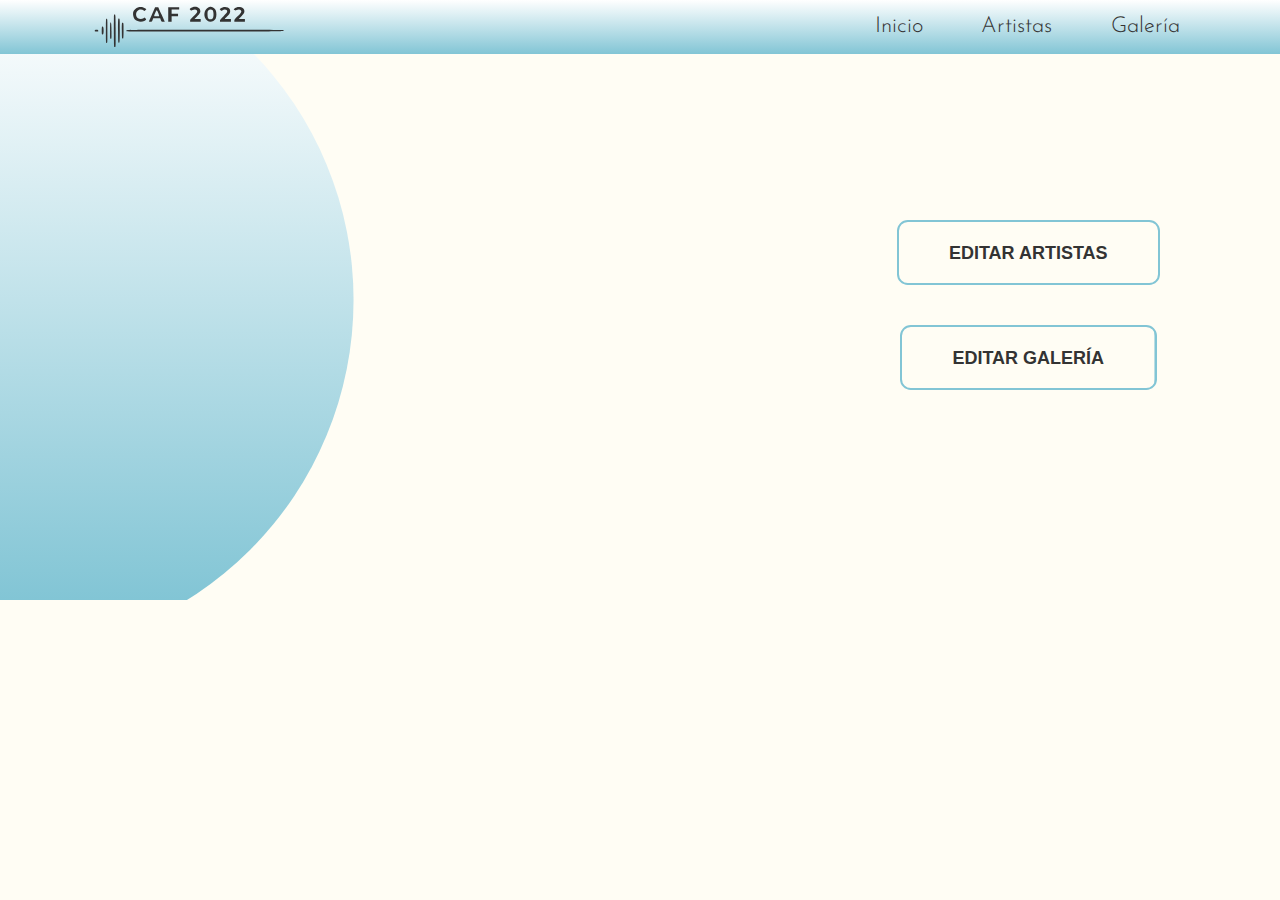
<file: admin/admin_panel.html>
<!DOCTYPE html>
<html lang="en">

<head>
  <meta charset="UTF-8">
  <meta http-equiv="X-UA-Compatible" content="IE=edge">
  <meta name="viewport" content="width=device-width, initial-scale=1.0">
  <title>PANEL DE ADMIN</title>
  <link rel="stylesheet" href="../styles/admin_panel.css">
  <link rel="stylesheet" href="../styles/admin.css">
  <link rel="stylesheet" href="../styles/global.css">
  <link rel="preconnect" href="https://fonts.googleapis.com">
  <link rel="preconnect" href="https://fonts.gstatic.com" crossorigin>
  <link href="https://fonts.googleapis.com/css2?family=Josefin+Sans&display=swap" rel="stylesheet">
</head>

<body>
  <header>
    <div class="divHeader">
      <img src="../src/imgs/logoCaf.svg" alt="logo festival" />
      <ul>
        <li><a href="../index.html">Inicio<span></span><span></span><span></span><span></span></a></li>
        <li><a href="../pages/artist.html">Artistas</a></li>
        <li><a href="../pages/gallery.html">Galería</a></li>
      </ul>
    </div>
  </header>
  <main>
    <div class="half-circle"></div>
    <div class="botones">
        <a href="../admin/tables.html"><button class="btn fourth">Editar Artistas</button></a>
        <a href="../admin/tables2.html"><button class="btn fourth">Editar Galería</button></a>
    </div>
  </main>
</body>

</html>
</file>
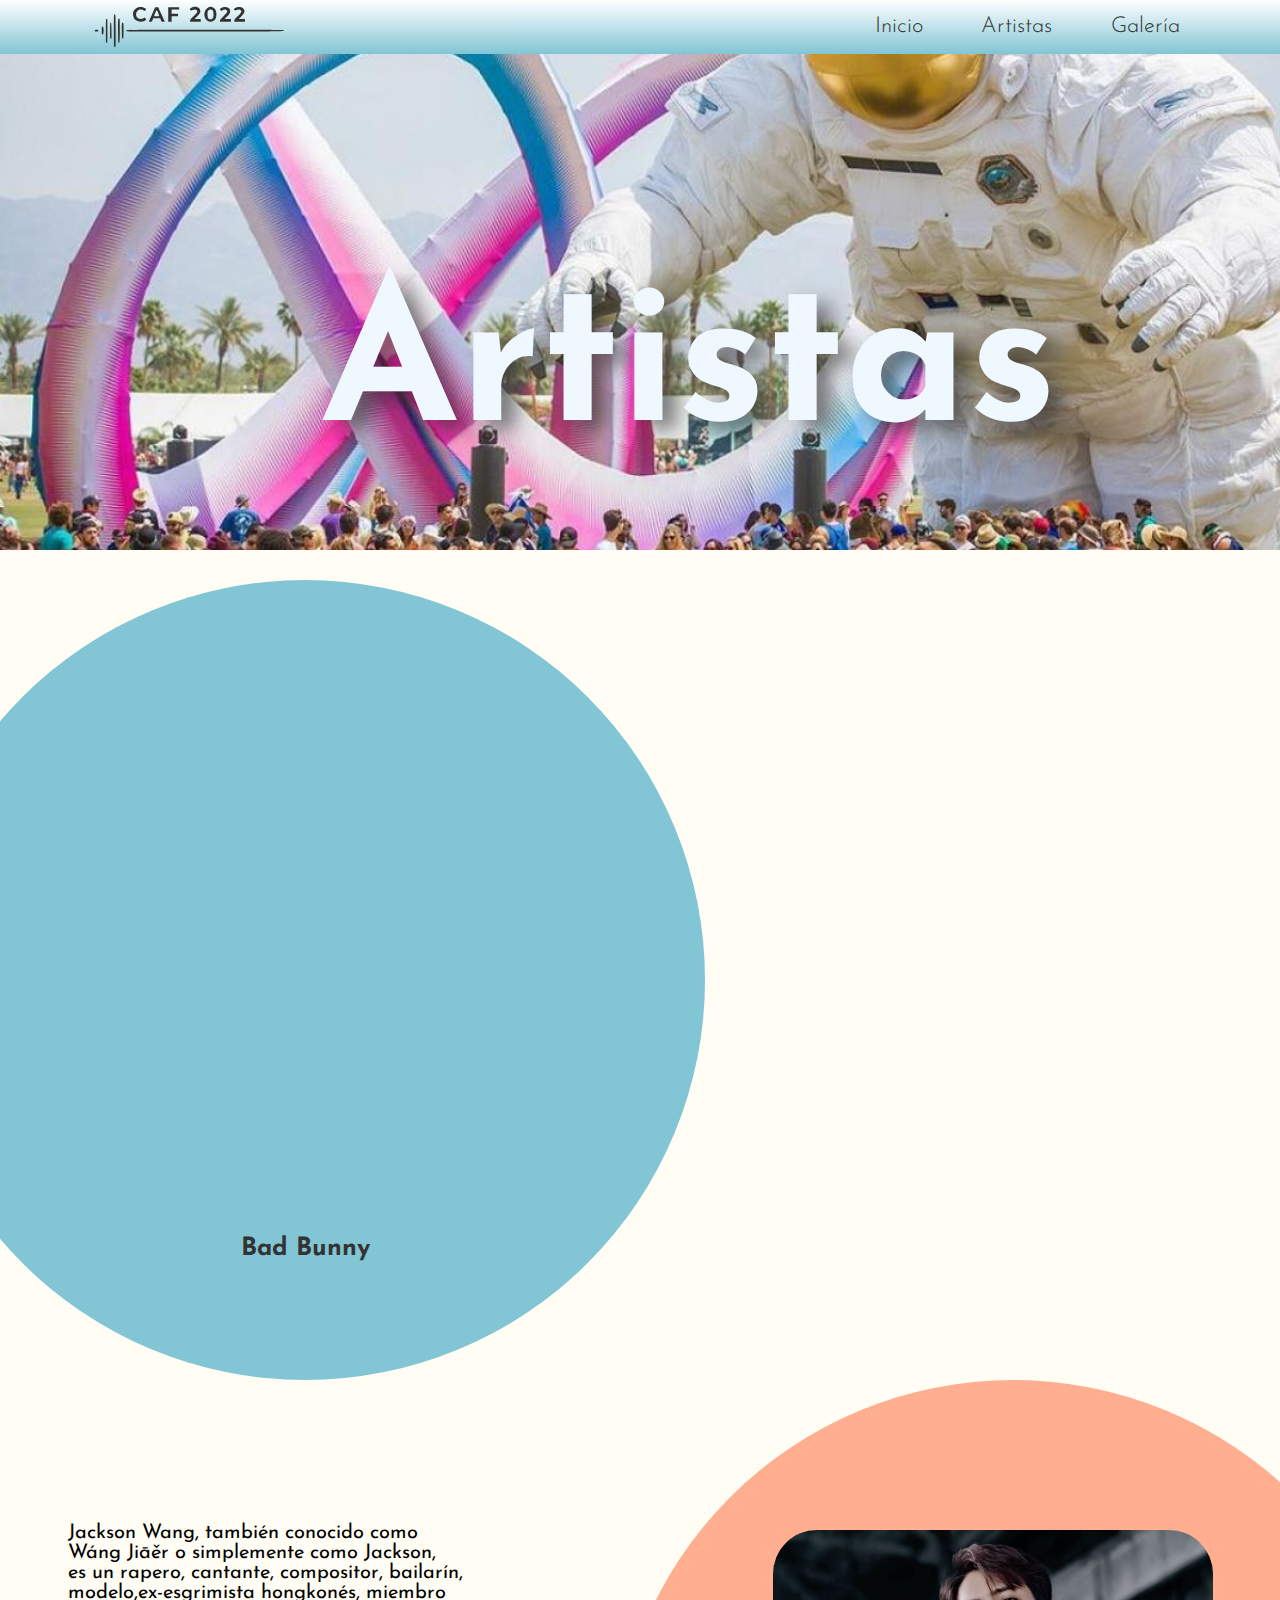
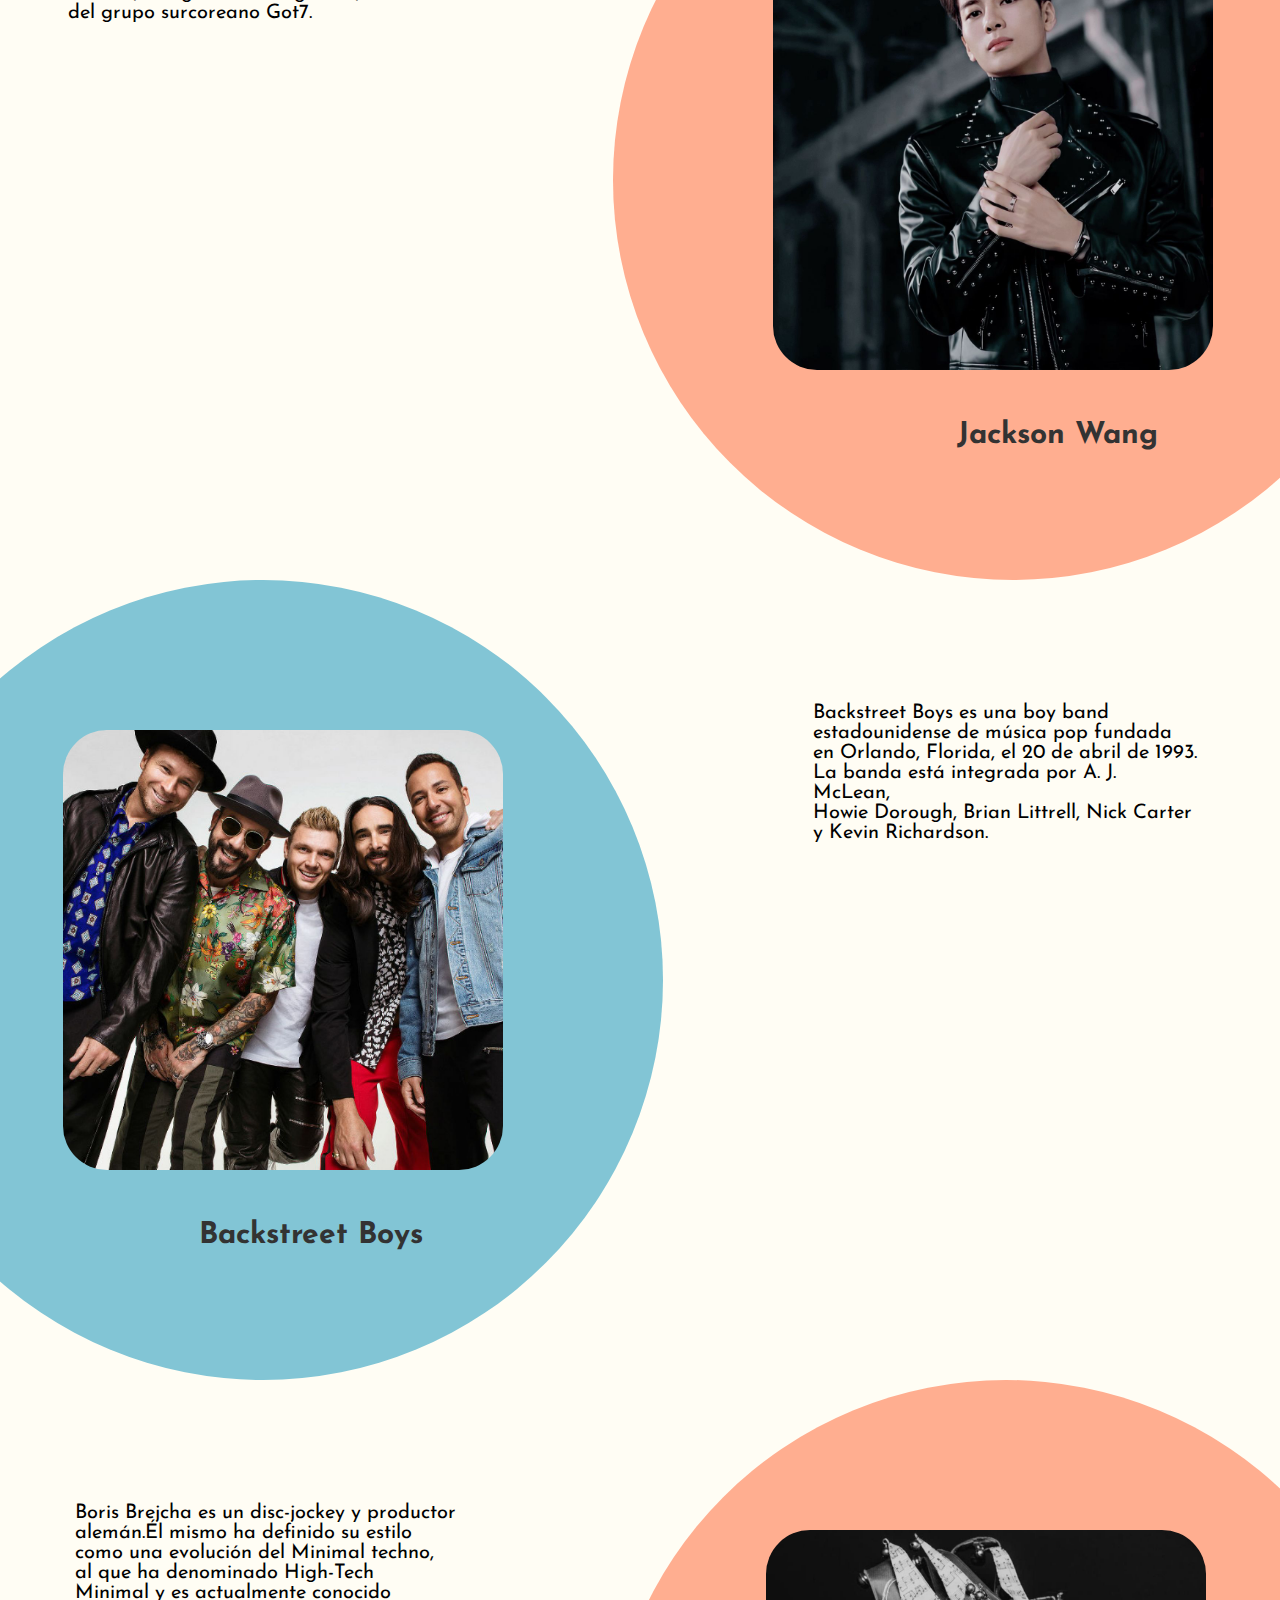
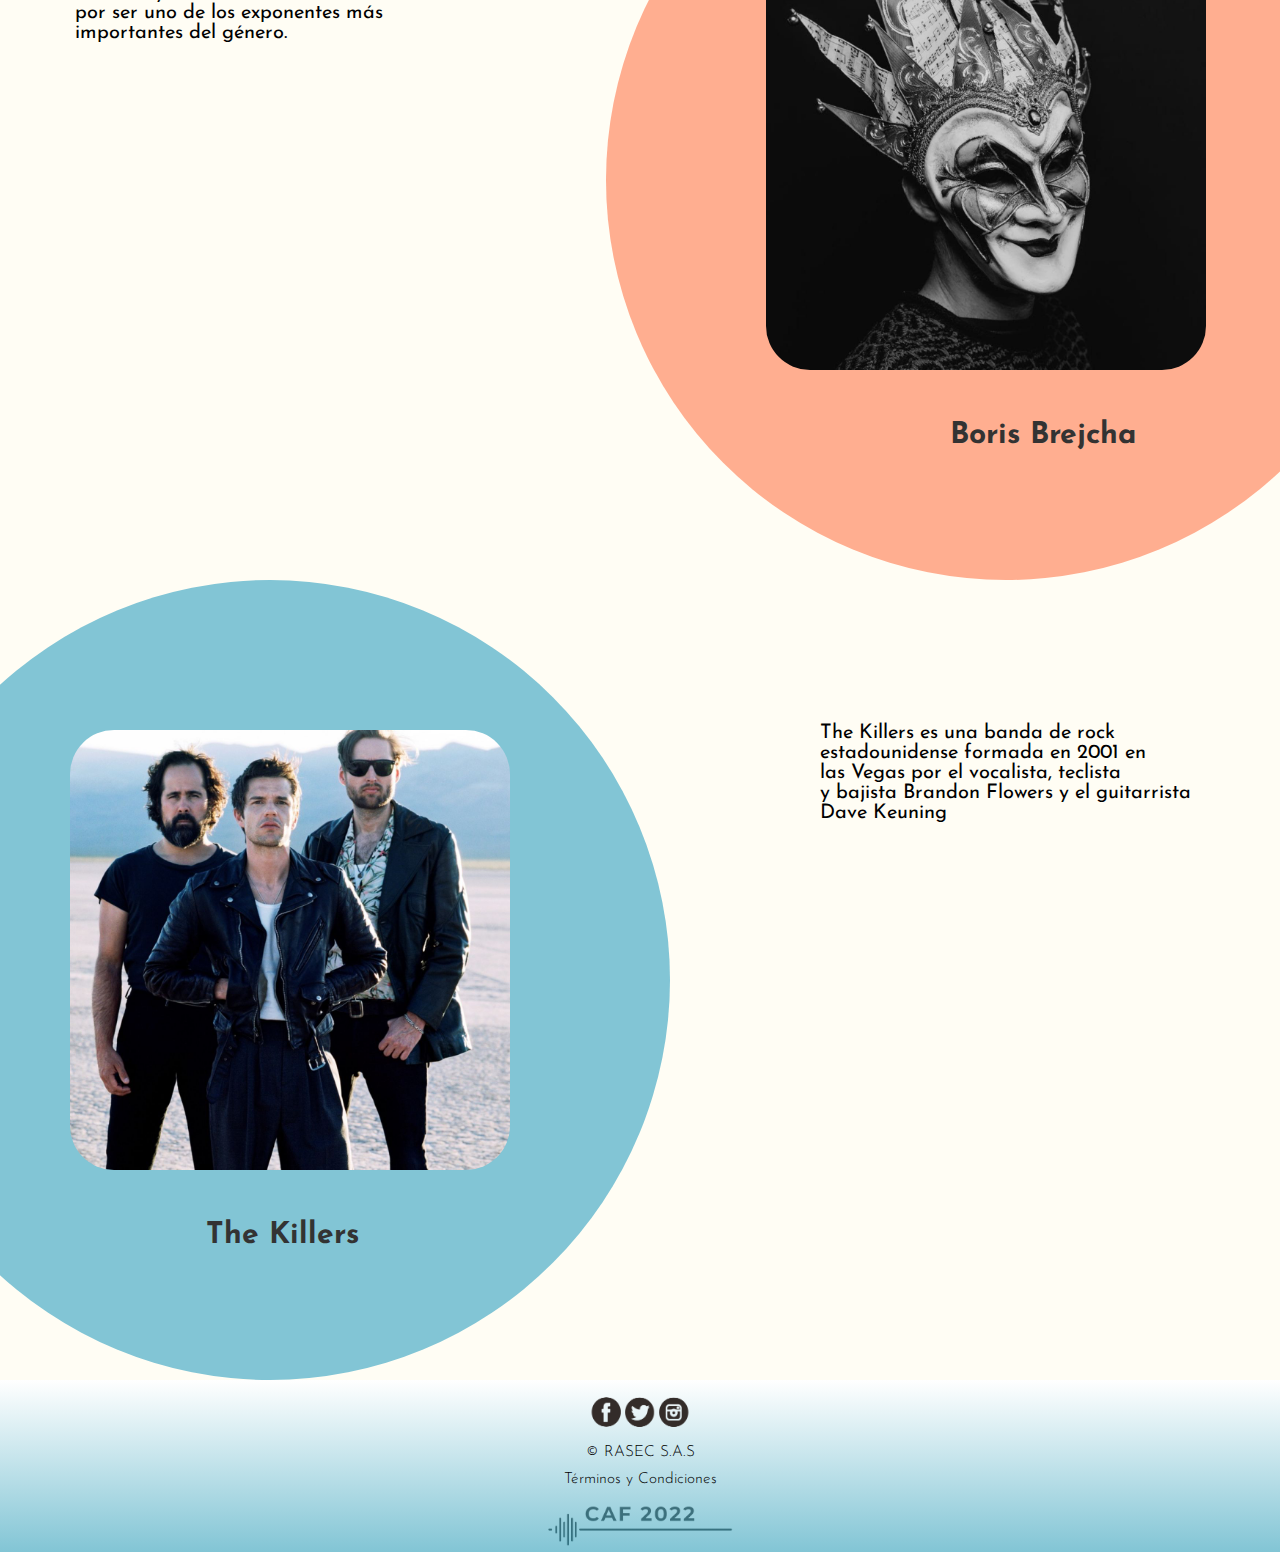
<file: pages/artist.html>
<!DOCTYPE html>
<html lang="en">
  <head>
    <meta charset="UTF-8" />
    <meta http-equiv="X-UA-Compatible" content="IE=edge" />
    <meta name="viewport" content="width=device-width, initial-scale=1.0" />
    <title>ARTISTAS</title>
    <link rel="stylesheet" href="../styles/artist.css" />
    <link rel="stylesheet" href="../styles/global.css" />
    <link rel="preconnect" href="https://fonts.googleapis.com" />
    <link rel="preconnect" href="https://fonts.gstatic.com" crossorigin />
    <link
      href="https://fonts.googleapis.com/css2?family=Josefin+Sans&display=swap"
      rel="stylesheet"
    />
  </head>
  <body>
    <header>
      <div class="divHeader">
        <img src="../src/imgs/logoCaf.svg" alt="logo festival" />
        <ul>
          <li>
            <a href="../index.html"
              >Inicio<span></span><span></span><span></span><span></span
            ></a>
          </li>
          <li><a href="./artist.html">Artistas</a></li>
          <li><a href="./gallery.html">Galería</a></li>
        </ul>
      </div>
    </header>
    <main>
      <section>
        <div class="imgPrinc">
          <img src="../src/imgs/artistas.jpeg" alt="" />
        </div>
        <div class="titulo">
          <h1>Artistas</h1>
        </div>
      </section>

      <section>
        <div class="container">
          <div class="artista">
            <div class="derecha">
              <div id="imgArt">
                <img id="imgBorrar" src="../src/imgs/BB 1200.jpg" />
              </div>
              <h3 id="nombreArt">Bad Bunny</h3>
            </div>

            <div class="perfil1">
              <p id="perfil">
                
              </p>
              <iframe
                id="playlist"
                style="border-radius: 12px"
                src="https://open.spotify.com/embed/playlist/3x3Cj2StY4GwwRl9JMdwd9?utm_source=generator"
                width="100%"
                height="380"
                frameborder="0"
                allowfullscreen=""
                allow="autoplay; clipboard-write; encrypted-media; fullscreen; picture-in-picture"
              ></iframe>
            </div>
          </div>

          <div class="artista">
            <div class="perfil2">
              <p>
                Jackson Wang, también conocido como <br />
                Wáng Jiāěr o simplemente como Jackson, <br />
                es un rapero, cantante, compositor, bailarín,<br />
                modelo,ex-esgrimista hongkonés, miembro <br />
                del grupo surcoreano Got7.
              </p>
              <iframe
                style="border-radius: 12px"
                src="https://open.spotify.com/embed/playlist/37i9dQZF1DZ06evO0J1nl2?utm_source=generator"
                width="100%"
                height="380"
                frameborder="0"
                allowfullscreen=""
                allow="autoplay; clipboard-write; encrypted-media; fullscreen; picture-in-picture"
              ></iframe>
            </div>

            <div class="izquierda">
              <img src="../src/imgs/JW 1200.jpg" />
              <h3>Jackson Wang</h3>
            </div>
          </div>

          <div class="artista">
            <div class="derecha">
              <img src="../src/imgs/BSB 1200.jpg" />
              <h3>Backstreet Boys</h3>
            </div>

            <div class="perfil1">
              <p>
                Backstreet Boys es una boy band <br />
                estadounidense de música pop fundada <br />
                en Orlando, Florida, el 20 de abril de 1993. <br />
                La banda está integrada por A. J. McLean,<br />
                Howie Dorough, Brian Littrell, Nick Carter <br />
                y Kevin Richardson.
              </p>
              <iframe style="border-radius:12px" src="https://open.spotify.com/embed/playlist/37i9dQZF1DX9DHKgiu5R9j?utm_source=generator" width="100%" height="380" frameBorder="0" allowfullscreen="" allow="autoplay; clipboard-write; encrypted-media; fullscreen; picture-in-picture"></iframe>
            </div>
          </div>

          <div class="artista">
            <div class="perfil2">
              <p>
                Boris Brejcha es un disc-jockey y productor <br />
                alemán.Él mismo ha definido su estilo <br />
                como una evolución del Minimal techno, <br />
                al que ha denominado High-Tech <br />
                Minimal y es actualmente conocido <br />
                por ser uno de los exponentes más <br />
                importantes del género.
              </p>
              <iframe style="border-radius:12px" src="https://open.spotify.com/embed/playlist/37i9dQZF1DZ06evO3EGp5w?utm_source=generator" width="100%" height="380" frameBorder="0" allowfullscreen="" allow="autoplay; clipboard-write; encrypted-media; fullscreen; picture-in-picture"></iframe>
            </div>

            <div class="izquierda">
              <img src="../src/imgs/BBR 1200.jpg" />
              <h3>Boris Brejcha</h3>
            </div>
          </div>

          <div class="artista">
            <div class="derecha">
              <img src="../src/imgs/TK.jpg" />
              <h3>The Killers</h3>
            </div>

            <div class="perfil1">
              <p>
                The Killers es una banda de rock <br />
                estadounidense formada en 2001 en <br />
                las Vegas por el vocalista, teclista <br />
                y bajista Brandon Flowers y el guitarrista <br />
                Dave Keuning
              </p>
              <iframe
                style="border-radius: 12px"
                src="https://open.spotify.com/embed/playlist/37i9dQZF1DZ06evO0ioFB6?utm_source=generator"
                width="100%"
                height="380"
                frameborder="0"
                allowfullscreen=""
                allow="autoplay; clipboard-write; encrypted-media; fullscreen; picture-in-picture"
              ></iframe>
            </div>
          </div>
        </div>
      </section>
      <script src="../js/artist.js"></script>
    </main>
    <footer>
      <img src="../src/imgs/redes.png" alt="" />
      <p>© RASEC S.A.S</p>
      <br />
      <p>Términos y Condiciones</p>
      <img src="../src/imgs/logoCaf.png" alt="logo festival" id="logoFest" />
    </footer>
  </body>
</html>
</file>
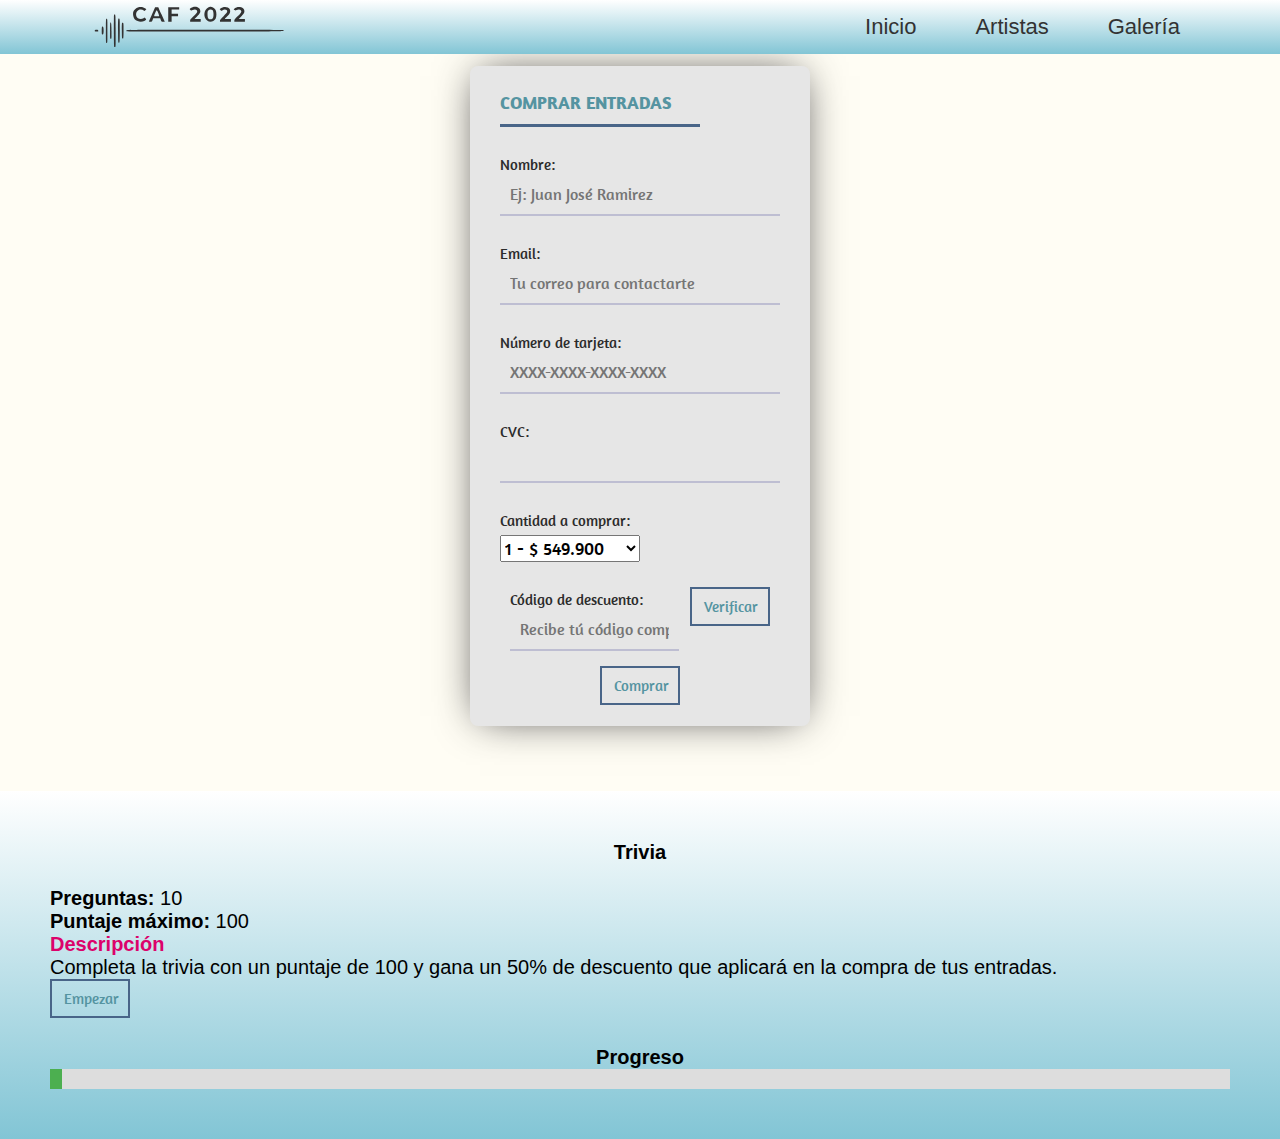
<file: pages/boletas.html>
<!DOCTYPE html>
<html lang="en">
<head>
    <meta charset="UTF-8">
    <meta http-equiv="X-UA-Compatible" content="IE=edge">
    <meta name="viewport" content="width=device-width, initial-scale=1.0">
    <title>ENTRADAS</title>
    <link rel="stylesheet" href="../styles/boletas.css">
    <link rel="stylesheet" href="../styles/global.css">
</head>
<body>
    <header>
        <div class="divHeader">
          <img src="../src/imgs/logoCaf.svg"  alt="logo festival" />
          <ul>
            <li><a href="../index.html">Inicio<span></span><span></span><span></span><span></span></a></li>
            <li><a href="./artist.html">Artistas</a></li>
            <li><a href="./gallery.html">Galería</a></li>
          </ul>
        </div>
    </header>
    <main>
        <div class="divform">
            <div id="form" class="form">
              <h2>COMPRAR ENTRADAS</h2>
              <div class="form__container">
                <p type="Nombre:"><input placeholder="Ej: Juan José Ramirez" required class="placeholder"></input></p>
                <p type="Email:"><input placeholder="Tu correo para contactarte" required class="placeholder"></input></p>
                <p type="Número de tarjeta:"><input placeholder="XXXX-XXXX-XXXX-XXXX" required class="placeholder"></input></p>
                <p type="CVC:"><input type="password" placeholder="" required class="placeholder"></input></p>
                <p type="Cantidad a comprar:">
                  <select name="boletas" id="boletas" required>
                      <option id="1" value="549900">1 - $ 549.900</option>
                      <option id="2" value="1099800">2 - $ 1.099.800</option>
                      <option id="3" value="1649700">3 - $ 1.649.700</option>
                      <option id="4" value="2199600">4 - $ 2.199.600</option>
                  </select>
              </p>
              <div class="descuento">
                <p type="Código de descuento:"><input placeholder="Recibe tú código completando la trivia" class="placeholder" id="descuento"></input></p>
                <button style="cursor: pointer;" id="boton2">Verificar</button>
                <!-- <button id="boton1">Verificar</button> -->
                <p id="si" style="display: none; color: green;">Código Válido</p>
                <p id="no" style="display: none; color: red;">Código Inválido</p>
              </div>
              </div>
              <button id="boton">Comprar</button>
            </div>
          </div>

          <!-- <div class="cuestionario" id="resultado">
              <h2>Trivia</h2>
              <p>Obtén un 50% de descuento completando la trivia</p>
              <form class="cuestionario__form" name="Quiz" onsubmit="verificarRespuestas()">
                  <h3>1. ¿Quién es el rey del reggaeton?</h3>
                  <input type="radio" name="p1" value="a" id="">a. Daddy Yankee <br>
                  <input type="radio" name="p1" value="b" id="">b. Anuel AA <br>
                  <input type="radio" name="p1" value="c" id="">C. Tito el Bambino <br>

                  <h3>2. ¿Quién es el rey del reggaeton?</h3>
                  <input type="radio" name="p2" value="a" id="">a. Daddy Yankee <br>
                  <input type="radio" name="p2" value="b" id="">b. Anuel AA <br>
                  <input type="radio" name="p2" value="c" id="">C. Tito el Bambino <br>

                  <h3>3. ¿Quién es el rey del reggaeton?</h3>
                  <input type="radio" name="p3" value="a" id="">a. Daddy Yankee <br>
                  <input type="radio" name="p3" value="b" id="">b. Anuel AA <br>
                  <input type="radio" name="p3" value="c" id="">C. Tito el Bambino <br>

                  <input type="submit" value="Comprobar">
              </form>
          </div> -->
          <div class="container_quiz" >

            <div class="row">
              <div id="div1">
                  <div>
                <div class="panel panel-default">
                <div class="panel-heading"><h4>Trivia</h4></div>
                <div class="panel-body">

                    <br/>
                    <div id="h4Start">
                        <b>Preguntas:</b> 10<br/>
                        <b>Puntaje máximo:</b> 100<br/>
                        <!-- <b>Pass Mark:</b> 70%<br/><br/> -->
                        <p style="color:#dc026b;"><b>Descripción</b><p/>
                                      Completa la trivia con un puntaje de 100 y gana un 50% de descuento que aplicará en la compra de tus entradas.</h4>
                    </div>
                    
                  
                    
            <button id="start">Empezar</button>
                    
                        
                    <div id="content">
            <div id="question"></div>
            <div id="answers"></div>
                        <br/>
            <button id="back" disabled>Atrás</button>
            <button id="next">Siguiente</button>
           
            <h3><p id="score"></p></h3>
          <p id="result"><b>Felicidades, tú código de descuento es CAF50</b></p>
          <p id="resultbad"><b>Lo siento, recarga la página y sigue intentanto</b></p>
                        
                        <button id="startagain">Empezar de nuevo</button>
          </div>
                    
          </div></div></div></div>
          
                <div class="col-sm-4" style="padding-top: 5px;">
                  <div>
                          <div class="panel panel-default">
                <div class="panel-heading"><h4>Progreso</h4></div>
                <div id="div2" class="panel-body">
                    
                    <div class="panel panel-default" style="border-radius: 0;">
                <div id="div" class="panel-heading"><!-- <img class="img-responsive" src="https://dangelo2017.files.wordpress.com/2017/02/quiz-img-21.jpg" alt="quiz-exemple"> --></div>
                        
                        <div class="panel-footer">
                             <p id="questCount"></p>
                            <div id="barra" class="progress">
              <div id="bar" class="progress-bar" role="progressbar" aria-valuenow="1" aria-valuemin="0" aria-valuemax="100" style="width:1%">
          </div>
                
          </div>
              </div>
                              
                  </div></div></div></div>
              
              </div></div></div>
    </main>
    <script src='https://cdnjs.cloudflare.com/ajax/libs/jquery/2.1.3/jquery.min.js'></script>
    <script src="../js/boletas.js"></script>
</body>
</html>
</file>
<file: styles/admin_panel.css>
.botones{
    position: absolute;
    top: 200px;
    right: 100px;
    display: flex;
    flex-direction: column;
    justify-content: center;
    align-items: center;
}

.botones a{
    text-decoration: none;
}

.btn {
    box-sizing: border-box;
    -webkit-appearance: none;
       -moz-appearance: none;
            appearance: none;
    background-color: transparent;
    border: 2px solid #e74c3c;
    border-radius: 0.6em;
    color: #e74c3c;
    cursor: pointer;
    display: -webkit-box;
    display: -webkit-flex;
    display: -ms-flexbox;
    display: flex;
    -webkit-align-self: center;
        -ms-flex-item-align: center;
            align-self: center;
    font-size: 1.8rem;
    font-weight: 400;
    line-height: 1;
    margin: 20px;
    padding: 1.2em 2.8em;
    text-decoration: none;
    text-align: center;
    text-transform: uppercase;
    font-family: 'Montserrat', sans-serif;
    font-weight: 700;
  
  }
  .btn:hover, .btn:focus {
    color: #333;
    outline: 0;
  }
  
  .fourth {
    border-color: rgb(130, 197, 213);
    color: #333;
    background-image: -webkit-linear-gradient(45deg, rgb(130, 197, 213) 50%, transparent 50%);
    background-image: linear-gradient(45deg, rgb(130, 197, 213) 50%, transparent 50%);
    background-position: 100%;
    background-size: 400%;
    -webkit-transition: background 300ms ease-in-out;
    transition: background 300ms ease-in-out;
  }
  .fourth:hover {
    background-position: 0;
  }
</file>
<file: styles/admin.css>
.half-circle{
    float: left;
    shape-outside: circle(50% at 0 50%);
    clip-path: circle(50% at 0 50%);
    width: 800px;
    height: 600px;
    background: linear-gradient(rgb(255, 255, 255),
    rgb(130, 197, 213));
    /* margin-right: 40px; */
}
    

.Hero__form {
    display: flex;
    flex-direction: column;
    justify-content: center;
    background-color: white;
    border-radius: 20px;
    padding: 20px 40px;
    min-height: 300px;
    width: 400px;
    box-shadow: 0px 1px 20px 1px rgba(0, 0, 0, 0.3);
    position: absolute;
    right: 15%;
    top: 20%;
  }
  
  .Hero__form input {
    border-left: 0;
    border-right: 0;
    border-top: 0;
    font-size: 1.6rem;
    margin-bottom: 10px !important;
    padding: 0px 10px;
    width: 100%;
    outline: none;
    height: 50px;
    transition: all 0.3s linear;
  }
  .Hero__form input:focus {
    border-color: rgb(130, 197, 213);
  }
  
  .Button {
    background-color: rgb(130, 197, 213);
    border: none;
    border-radius: 10px;
    color: white;
    cursor: pointer;
    font-size: 2.8rem;
    height: 40px;
    text-align: center;
    letter-spacing: 1px;
    margin: 10px 0px;
    align-self: center;
    transition: 0.3s all ease-in-out;
    margin-bottom: 0 !important;
    box-shadow: 0px 3px 4px #0000002e;
  }
  
  .Button:hover {
    box-shadow: 9px 9px 4px #0000002e;
  }
  
  .Hero__form label {
    font-weight: bold;
    color: #333;
    font-size: 2rem;
    margin: 5px;
  }

.Hero__form span{
  text-align: center;
  font-size: 1.6rem;
  color: red;
  opacity: 0;
}
</file>
<file: styles/global.css>
@import url("https://fonts.googleapis.com/css2?family=Amaranth&family=Redressed&family=Sansita&display=swap");
* {
  margin: 0;
  padding: 0;
  box-sizing: border-box;
}
html {
  font-size: 62.5%; /*esto hace que 1rem equivalga a 10px*, el rem se usa para que sea responsive (usarlo primordialmente con el texto), es parecido al % */
  font-family: 'Josefin Sans', sans-serif;
}

body {
  background-color: rgb(255, 253, 244);
}
header {
  background: linear-gradient(
    rgb(255, 255, 255) 0%,
    rgb(130, 197, 213) 100%
  );
  position: fixed;
  width: 100%;
  z-index: 10;
}

.divHeader {
  display: flex;
  flex-direction: row;
  justify-content: space-between;
  align-items: center;
  margin: 0 7%;
}
.divHeader img {
  width: 18%;
  height: 18%;
  z-index: 1;
  /* mix-blend-mode: luminosity; */
}
.divHeader ul {
  display: flex;
  flex-direction: row;
  justify-content: center;
  list-style: none;
}
.divHeader li {
  padding-right: 6%;
  font-size: 2.2rem;
  font-weight: 300;
  margin: 0 20px;
}
.divHeader a {
  text-decoration: none;
  color: #333; /*complementarios*/
  transition: 0.3s ease-in-out all;
}

.divHeader a:hover {
  border-bottom: 6px solid rgb(248, 227, 241);
}

footer {
    display: flex;
    flex-direction: column;
    align-items: center;
    background: linear-gradient(
      rgb(255, 255, 255) 0%,
      rgb(130, 197, 213) 100%
    );
}
footer img {
width: 8%;
height: 8%;
}
footer p {
font-weight: 300;
font-size: 1.54rem;
}

#logoFest {
width: 15%;
height: 15%;
z-index: 1;
padding-top: 1%;
mix-blend-mode: luminosity;
}
</file>
<file: styles/artist.css>
.imgPrinc{
  position: relative;
  left: 0;
  right: 0;
  top: 0;
  bottom: 0;
  display: flex;
  flex-direction: column;
  justify-content: center;
  align-items: center;
  background-color: rgba(0, 0, 0, 0.479);
  margin-bottom: 30px;
}

.imgPrinc img{
    object-fit: cover;
    width: 100%;
    height: 55rem;
}

.titulo {
  text-align: center;
  position: absolute;
  top: 30%;
  left: 25%;
  z-index: 1;
}
.titulo h1 {
  color: aliceblue;
  font-size: 20rem;
  text-shadow: 0.07em 0.05em 0.1em rgba(51, 51, 51, 0.65);
}

.container{
    display: flex;
   /*  width: 85%; */
    margin: auto;
    justify-content: center;
    flex-direction: column;
    border-radius: 3px;
    overflow-x: hidden;
}

.artista{
    display: flex;
    flex-direction: row;
    justify-content: center;
    align-items: center;
}

.perfil1{
  display: flex;
  flex-direction: column;
  justify-content: center;
  align-items: center;
  margin-right: 70px;

}

.perfil2{
  display: flex;
  flex-direction: column;
  justify-content: center;
  align-items: center;
  margin-left: 50px;
}

.artista p{
  font-size: 20px;
  padding-bottom: 15px;
  margin-bottom: 20px;
}
.derecha{
  display: flex;
  flex-direction: column;
  justify-content: center;
  align-items: center;
}
.artista .derecha{
    position: relative;
    right: 150px;
    width: 800px;
    height: 800px;
    -moz-border-radius: 50%;
    -webkit-border-radius: 50%;
    border-radius: 50%;
    background: #82c5d5;
}

.derecha img{
    position: absolute;
    right: 20%;
    top: 150px;
    max-width: 55%;
    max-height: 55%;
    border-radius: 10%;
}
  
.derecha h3 {
  position: absolute;
  left: 42%;
  top: 80%;
  color: #333;
  font-size: 30px;
}

.artista .izquierda{
    position: relative;
    left: 150px;
    width: 800px;
    height: 800px;
    -moz-border-radius: 50%;
    -webkit-border-radius: 50%;
    border-radius: 50%;
    background: #ffae90;
}

.izquierda img{
  position: absolute;
  left: 20%;
  top: 150px;
  max-width: 55%;
  max-height: 55%;
  border-radius: 10%;
}

.izquierda h3 {
  position: relative;
  left: 43%;
  top: 80%;
  color: rgb(51, 51, 51);
  font-size: 30px;
}
#imgBorrar{
  display: none;
}
#imgArt{
  background-size: cover;
background-position: center;
/* position: absolute; */
/* right: 20%;
top: 150px; */
width: 450px;
height: 450px;
border-radius: 10%;
}
#nombreArt{
  color: #333;
  font-size: 25px;
  padding-top: 2%;
}
.perfil1{
  max-width: 30%;
}
</file>
<file: styles/boletas.css>
.divform{
    padding: 2%;
    margin: 0 auto;
    display: flex;
    justify-content: center;
    align-items: center;
    
  }
  .form {
    width: 340px;
    height: 660px;
    background: #e6e6e6;
    border-radius: 8px;
    box-shadow: 0 0 40px -10px #333;
    margin: 40px;
    padding: 20px 30px;
    max-width: 600px;
    box-sizing: border-box;
    font-family: "Amaranth", sans-serif;
    position: relative;
    display: flex;
    flex-direction: column;
  }
  .form h2 {
    margin-top: 5px;
    font-size: 1.8rem;
    padding-bottom: 10px;
    width: 200px;
    color: #5594a1;
    border-bottom: 3px solid #496588;
  }
  input {
    width: 100%;
    padding: 10px;
    box-sizing: border-box;
    background: none;
    outline: none;
    resize: none;
    border: 0;
    font-family: "Amaranth", sans-serif;
    font-size: 1.6rem;
    transition: all 0.3s;
    border-bottom: 2px solid #bebed2;
  }
  input:focus {
    border-bottom: 2px solid #78788c;
  }
  
  select{
    margin-top: 5px;
    width: 140px;
    font-family: "Amaranth", sans-serif;
    font-size: 1.8rem;
  }
  
  select:focus {
    border: 2px solid #78788c;
  }
  
  .form p:before {
    content: attr(type);
    display: block;
    margin: 28px 0 0;
    font-size: 1.5rem;
    color: #2c2c2c;
  }
  
  .form__container{
    margin-bottom: 15px;
  }
  
  button {
    padding: 8px 12px;
    margin: 0 auto;
    font-family: "Amaranth", sans-serif;
    font-size: 1.5rem;
    border: 2px solid #496588;
    background: 0;
    color:#5594a1;
    cursor: pointer;
    transition: all 0.3s;
    width: 80px;
  }
  button:hover {
    background: rgb(130, 197, 213);
    color: #fff;
  }

  .descuento {
    display: flex;
    justify-content: space-between;
    align-items: center;
  }

  .descuento p{
    margin-left: 10px;
    font-size: 1.6rem;
  }

  #boton1 {
    padding: 8px 12px;
    margin: 0 auto;
    font-family: "Amaranth", sans-serif;
    font-size: 1.5rem;
    display: flex;
    justify-content: center;
    align-items: center;
    border: 2px solid #496588;
    background: 0;
    color:#5594a1;
    cursor: pointer;
    transition: all 0.3s;
    width: 70px;
    height: 40px;
  }

  #boton1:hover {
    background: rgb(130, 197, 213);
    color: #fff;
  }

/*   .cuestionario {
    display: flex;
    flex-direction: column;
    align-items: center;
    justify-content: center;
    margin: 20px;
    background: linear-gradient(
    rgb(255, 255, 255) 0%,
    rgb(130, 197, 213) 100%
    );
    height: 750px;
    font-size: 2rem;
  }

  .cuestionario h2{
    font-size: 3rem;
    color: #333;
    text-align: center;
    margin-bottom: 15px;
  }

  .cuestionario p{
    font-size: 2rem;
    text-align: center;
    margin-bottom: 15px;
  }

  .cuestionario__form{
    font-size: 1.8rem;
    
  }

  .cuestionario h3{
    margin-top: 15px;
  }

  .cuestionario input{
    margin-top: 15px;
    display: flex;
    justify-content: center;
    align-items: center;
  }

  .cuestionario__form input[type='submit']{
    background-color: rgb(255, 253, 244);
    color: #333;
    cursor: pointer;
    margin-top: 25px;
  }

  h4 {
    color: #6d6d6d;
  } */
  .container_quiz{
    font-size: 2rem;
    background: linear-gradient(
    rgb(255, 255, 255) 0%,
    rgb(130, 197, 213) 100%
  );
  
    height: 100%;
    padding: 50px;
  }

  .panel-heading h4{
    text-align: center;
  }

  #barra {
    width: 100%;
    height: 20px;
    background-color: #ddd;
  }
  
  #bar {
    height: 20px;
    background-color: #4CAF50;
    
  }
  
  #start {
    padding: 8px 12px;
    margin: 0 auto;
    font-family: "Amaranth", sans-serif;
    font-size: 1.5rem;
    border: 2px solid #496588;
    background: 0;
    color:#5594a1;
    cursor: pointer;
    transition: all 0.3s;
    width: 80px;
  }

  #start:hover {
    background: rgb(130, 197, 213);
    color: #fff;
  }
  
  #next {
    padding: 8px 12px;
    margin: 0 auto;
    font-family: "Amaranth", sans-serif;
    font-size: 1.5rem;
    border: 2px solid #496588;
    background: 0;
    color:#5594a1;
    cursor: pointer;
    transition: all 0.3s;
    width: 80px;
  }

  #next:hover {
    background: rgb(130, 197, 213);
    color: #fff;
  }
  
  #back {
    padding: 8px 12px;
    margin: 0 auto;
    font-family: "Amaranth", sans-serif;
    font-size: 1.5rem;
    border: 2px solid #496588;
    background: 0;
    color:#5594a1;
    cursor: pointer;
    transition: all 0.3s;
    width: 80px;
  }

  #back:hover {
    background: rgb(130, 197, 213);
    color: #fff;
  }
  
  #startagain {
    background-color: #4CAF50;
    border: none;
    color: white;
    padding: 12px 42px;
    text-align: center;
    text-decoration: none;
    display: inline-block;
    font-size: 12px;
    margin: 4px 2px;
    cursor: pointer;
  }
</file>
